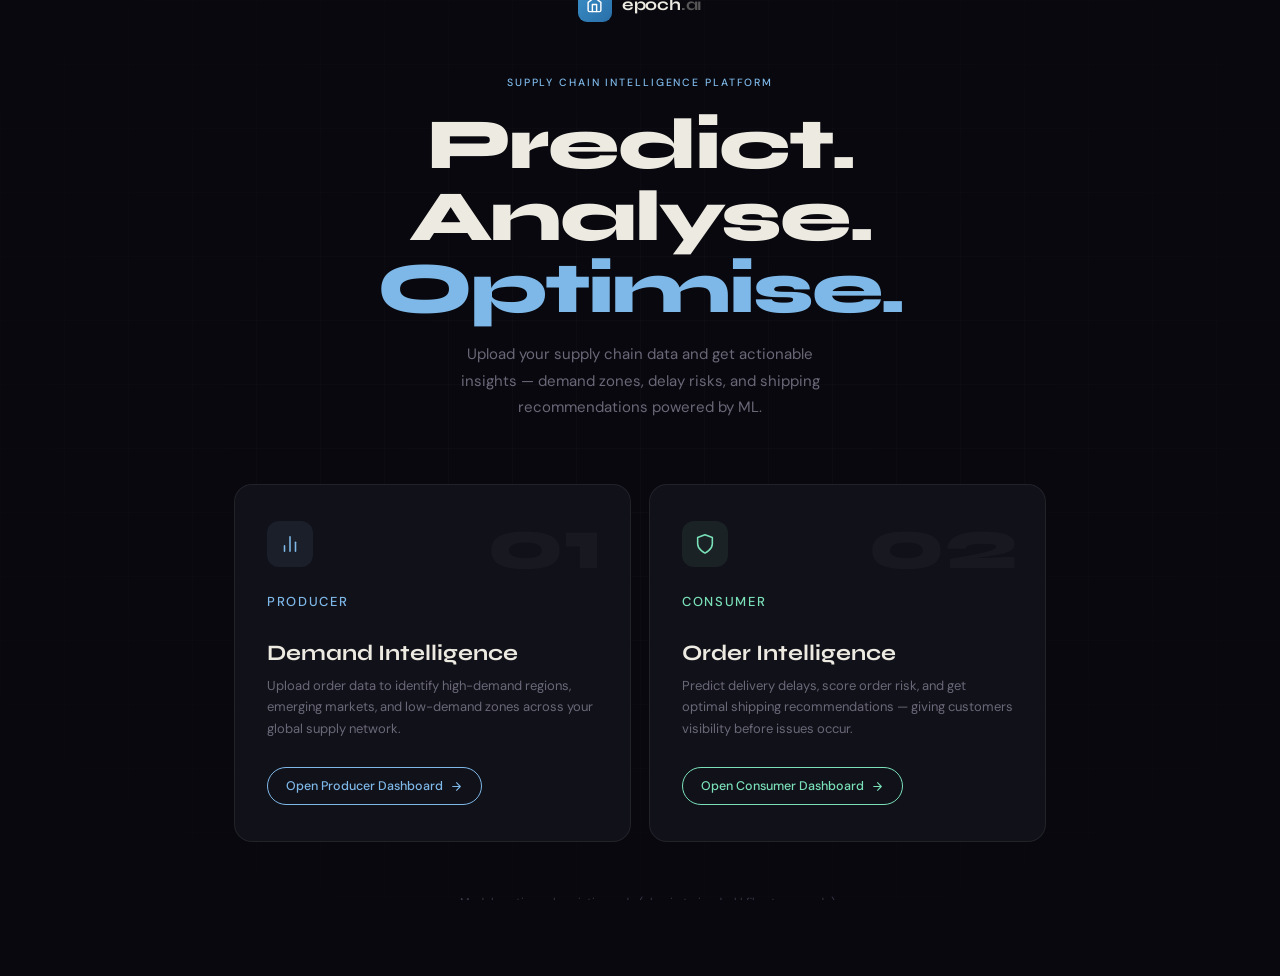
<file: frontend/index.html>
<!DOCTYPE html>
<html lang="en">
<head>
<meta charset="UTF-8"/>
<meta name="viewport" content="width=device-width,initial-scale=1.0"/>
<title>epoch — Supply Chain Intelligence</title>
<link rel="stylesheet" href="styles.css"/>
<style>
  /* Landing-specific overrides */
  body{display:flex;align-items:center;justify-content:center;min-height:100vh}

  .grid-bg{
    position:fixed;inset:0;pointer-events:none;
    background-image:
      linear-gradient(rgba(255,255,255,0.02) 1px,transparent 1px),
      linear-gradient(90deg,rgba(255,255,255,0.02) 1px,transparent 1px);
    background-size:64px 64px;
    mask-image:radial-gradient(ellipse 80% 80% at 50% 45%,black 15%,transparent 100%);
  }

  .wrap{
    position:relative;z-index:1;
    display:flex;flex-direction:column;align-items:center;
    padding:64px 24px;width:100%;max-width:860px;
  }

  .logo{
    display:flex;align-items:center;gap:10px;margin-bottom:52px;
  }
  .logo-mark{
    width:34px;height:34px;border-radius:9px;
    background:linear-gradient(135deg,#3A8FC8,#2A6FA8);
    display:flex;align-items:center;justify-content:center;
  }
  .logo-mark svg{width:17px;height:17px;stroke:#fff;stroke-width:2}
  .logo-name{font-family:'Syne',sans-serif;font-size:17px;font-weight:700;letter-spacing:-.01em}
  .logo-name span{opacity:.35}

  .hero-eyebrow{
    font-size:10.5px;font-weight:500;letter-spacing:.18em;text-transform:uppercase;
    color:var(--P);margin-bottom:18px;text-align:center;
  }
  .hero-title{
    font-family:'Syne',sans-serif;font-size:clamp(40px,7vw,72px);
    font-weight:800;line-height:1.0;text-align:center;
    letter-spacing:-.03em;margin-bottom:16px;
  }
  .hero-title em{font-style:normal;color:var(--P)}
  .hero-sub{
    font-size:15px;color:var(--muted);text-align:center;
    max-width:400px;line-height:1.75;margin-bottom:64px;
  }

  /* Portal cards */
  .portals{display:grid;grid-template-columns:1fr 1fr;gap:18px;width:100%}
  @media(max-width:580px){.portals{grid-template-columns:1fr}}

  .portal{
    position:relative;cursor:pointer;
    border:1px solid var(--border);border-radius:var(--radius-lg);
    background:var(--surface);padding:36px 32px;overflow:hidden;
    transition:transform .3s cubic-bezier(.22,1,.36,1),border-color .25s;
    text-align:left;
  }
  .portal::after{
    content:'';position:absolute;inset:0;border-radius:var(--radius-lg);
    opacity:0;transition:opacity .25s;
  }
  .portal.P::after{background:var(--P-glow)}
  .portal.C::after{background:var(--C-glow)}
  .portal:hover{transform:translateY(-4px)}
  .portal.P:hover{border-color:var(--P-border)}
  .portal.C:hover{border-color:var(--C-border)}
  .portal:hover::after{opacity:1}

  .portal-num{
    position:absolute;top:24px;right:28px;
    font-family:'Syne',sans-serif;font-size:72px;font-weight:800;
    line-height:1;opacity:.03;pointer-events:none;user-select:none;
  }
  .portal-icon{
    width:46px;height:46px;border-radius:12px;
    display:flex;align-items:center;justify-content:center;margin-bottom:24px;
  }
  .P .portal-icon{background:var(--P-glow)}
  .C .portal-icon{background:var(--C-glow)}
  .portal-icon svg{width:22px;height:22px}
  .P .portal-icon svg{stroke:var(--P)}
  .C .portal-icon svg{stroke:var(--C)}

  .portal-tag{
    font-size:10px;font-weight:500;letter-spacing:.13em;
    text-transform:uppercase;margin-bottom:8px;
  }
  .P .portal-tag{color:var(--P)}
  .C .portal-tag{color:var(--C)}

  .portal h3{
    font-family:'Syne',sans-serif;font-size:22px;font-weight:700;
    margin-bottom:10px;color:var(--text);
  }
  .portal p{font-size:13px;color:var(--muted);line-height:1.65;margin-bottom:28px}

  .portal-cta{
    display:inline-flex;align-items:center;gap:7px;
    font-size:12.5px;font-weight:500;padding:8px 18px;
    border-radius:100px;border:1px solid;
    transition:background .15s,color .15s;
  }
  .P .portal-cta{border-color:var(--P);color:var(--P)}
  .P .portal-cta:hover{background:var(--P);color:#08080E}
  .C .portal-cta{border-color:var(--C);color:var(--C)}
  .C .portal-cta:hover{background:var(--C);color:#08080E}
  .portal-cta svg{width:13px;height:13px;stroke:currentColor}

  /* Status pill */
  .status-row{
    display:flex;align-items:center;gap:8px;margin-top:52px;
    font-size:11.5px;color:var(--faint);
  }
  .status-dot{width:6px;height:6px;border-radius:50%;background:#7AE0B8;animation:pulse 2s infinite}
  @keyframes pulse{0%,100%{opacity:1}50%{opacity:.4}}
</style>
</head>
<body>
<div class="grid-bg"></div>
<div class="wrap">

  <div class="logo">
    <div class="logo-mark">
      <svg viewBox="0 0 24 24" fill="none" stroke-width="2" stroke-linecap="round" stroke-linejoin="round">
        <path d="M3 9l9-7 9 7v11a2 2 0 0 1-2 2H5a2 2 0 0 1-2-2z"/>
        <polyline points="9 22 9 12 15 12 15 22"/>
      </svg>
    </div>
    <div class="logo-name">epoch<span>.ai</span></div>
  </div>

  <p class="hero-eyebrow">Supply Chain Intelligence Platform</p>
  <h1 class="hero-title">Predict.<br/>Analyse.<br/><em>Optimise.</em></h1>
  <p class="hero-sub">Upload your supply chain data and get actionable insights — demand zones, delay risks, and shipping recommendations powered by ML.</p>

  <div class="portals">
    <!-- Producer Portal -->
    <div class="portal P" onclick="window.location='/producer'">
      <span class="portal-num">01</span>
      <div class="portal-icon">
        <svg viewBox="0 0 24 24" fill="none" stroke-width="1.7" stroke-linecap="round" stroke-linejoin="round">
          <line x1="18" y1="20" x2="18" y2="10"/><line x1="12" y1="20" x2="12" y2="4"/>
          <line x1="6" y1="20" x2="6" y2="14"/>
        </svg>
      </div>
      <p class="portal-tag">Producer</p>
      <h3>Demand Intelligence</h3>
      <p>Upload order data to identify high-demand regions, emerging markets, and low-demand zones across your global supply network.</p>
      <div class="portal-cta">
        Open Producer Dashboard
        <svg viewBox="0 0 24 24" fill="none" stroke-width="2" stroke-linecap="round" stroke-linejoin="round"><path d="M5 12h14M12 5l7 7-7 7"/></svg>
      </div>
    </div>

    <!-- Consumer Portal -->
    <div class="portal C" onclick="window.location='/consumer'">
      <span class="portal-num">02</span>
      <div class="portal-icon">
        <svg viewBox="0 0 24 24" fill="none" stroke-width="1.7" stroke-linecap="round" stroke-linejoin="round">
          <path d="M12 22s8-4 8-10V5l-8-3-8 3v7c0 6 8 10 8 10z"/>
        </svg>
      </div>
      <p class="portal-tag">Consumer</p>
      <h3>Order Intelligence</h3>
      <p>Predict delivery delays, score order risk, and get optimal shipping recommendations — giving customers visibility before issues occur.</p>
      <div class="portal-cta">
        Open Consumer Dashboard
        <svg viewBox="0 0 24 24" fill="none" stroke-width="2" stroke-linecap="round" stroke-linejoin="round"><path d="M5 12h14M12 5l7 7-7 7"/></svg>
      </div>
    </div>
  </div>

  <div class="status-row">
    <span class="status-dot"></span>
    Models active — heuristic mode (plug in trained .pkl files to upgrade)
  </div>
</div>
</body>
</html>
</file>
<file: frontend/styles.css>
/* epoch/frontend/styles.css */

@import url('https://fonts.googleapis.com/css2?family=Syne:wght@400;700;800&family=DM+Sans:ital,wght@0,300;0,400;0,500;1,400&family=JetBrains+Mono:wght@400;500&display=swap');

*,*::before,*::after{box-sizing:border-box;margin:0;padding:0}

:root{
  --bg:         #08080E;
  --surface:    #111119;
  --surface2:   #191923;
  --surface3:   #21212E;
  --border:     rgba(255,255,255,0.07);
  --border-md:  rgba(255,255,255,0.12);
  --text:       #EDEAE2;
  --muted:      #6A6878;
  --faint:      #3A3848;

  /* Producer accent — electric blue */
  --P:          #7EB8E8;
  --P-glow:     rgba(126,184,232,0.08);
  --P-border:   rgba(126,184,232,0.25);

  /* Consumer accent — mint green */
  --C:          #7AE0B8;
  --C-glow:     rgba(122,224,184,0.08);
  --C-border:   rgba(122,224,184,0.25);

  /* Zone colours */
  --high:       #7AE0B8;
  --high-bg:    rgba(122,224,184,0.10);
  --emerging:   #E8C97A;
  --emerging-bg:rgba(232,201,122,0.10);
  --low:        #E87A7A;
  --low-bg:     rgba(232,122,122,0.10);

  /* Risk tiers */
  --critical:   #FF6B6B;
  --risk-high:  #E8A07A;
  --risk-med:   #E8D07A;
  --risk-low:   #7AE0B8;

  --font:       'DM Sans', sans-serif;
  --font-head:  'Syne', sans-serif;
  --font-mono:  'JetBrains Mono', monospace;

  --radius:     12px;
  --radius-lg:  18px;
  --radius-sm:  8px;
}

html,body{height:100%;font-family:var(--font);background:var(--bg);color:var(--text);overflow-x:hidden;font-size:15px;line-height:1.6}

/* ── Typography ── */
h1,h2,h3,h4{font-family:var(--font-head);font-weight:700;line-height:1.1}
h1{font-size:clamp(32px,5vw,52px);letter-spacing:-.03em}
h2{font-size:24px;letter-spacing:-.02em}
h3{font-size:18px}
h4{font-size:14px;font-weight:500;font-family:var(--font)}
p{color:var(--muted);line-height:1.7}
code,pre{font-family:var(--font-mono)}

/* ── Layout ── */
.layout{display:flex;min-height:100vh}

.sidebar{
  width:240px;flex-shrink:0;
  background:var(--surface);border-right:1px solid var(--border);
  display:flex;flex-direction:column;
  padding:24px 0 28px;
  position:sticky;top:0;height:100vh;overflow-y:auto;
}

.main{flex:1;padding:48px 48px 64px;overflow-y:auto;max-width:1200px}

/* ── Sidebar internals ── */
.sb-logo{
  display:flex;align-items:center;gap:10px;
  padding:0 20px 24px;border-bottom:1px solid var(--border);margin-bottom:20px;
}
.sb-logo .mark{
  width:30px;height:30px;border-radius:8px;
  display:flex;align-items:center;justify-content:center;flex-shrink:0;
}
.sb-logo .mark svg{width:16px;height:16px;stroke:#fff}
.sb-logo .name{font-family:var(--font-head);font-size:15px;font-weight:700}
.sb-logo .name span{opacity:.45}

.sb-section{padding:0 12px;margin-bottom:4px}
.sb-label{font-size:10px;letter-spacing:.12em;text-transform:uppercase;color:var(--muted);padding:0 8px;margin-bottom:4px;margin-top:16px}
.nav-item{
  display:flex;align-items:center;gap:10px;
  padding:8px;border-radius:var(--radius-sm);cursor:pointer;
  font-size:13.5px;color:var(--muted);transition:all .15s;
}
.nav-item svg{width:15px;height:15px;flex-shrink:0;stroke:currentColor}
.nav-item:hover{background:var(--surface2);color:var(--text)}
.nav-item.active{background:var(--surface2);color:var(--text)}

.sb-footer{
  margin-top:auto;padding:16px 20px 0;
  border-top:1px solid var(--border);
  font-size:11px;color:var(--faint);
}

/* ── Back button ── */
.back-btn{
  position:fixed;top:20px;left:20px;z-index:200;
  display:flex;align-items:center;gap:6px;
  font-size:12px;font-weight:500;color:var(--muted);
  background:var(--surface);border:1px solid var(--border);
  border-radius:100px;padding:6px 14px;cursor:pointer;
  text-decoration:none;transition:color .15s,border-color .15s;
}
.back-btn:hover{color:var(--text);border-color:var(--border-md)}
.back-btn svg{width:13px;height:13px;stroke:currentColor}

/* ── Page header ── */
.page-header{margin-bottom:36px}
.eyebrow{
  font-size:10px;font-weight:500;letter-spacing:.16em;
  text-transform:uppercase;margin-bottom:10px;
}
.page-header p{font-size:14px;margin-top:6px}

/* ── Stat cards ── */
.stats-row{display:grid;grid-template-columns:repeat(auto-fit,minmax(150px,1fr));gap:14px;margin-bottom:32px}
.stat-card{
  background:var(--surface);border:1px solid var(--border);
  border-radius:var(--radius);padding:18px 20px;
}
.stat-card .label{font-size:11px;color:var(--muted);margin-bottom:8px;text-transform:uppercase;letter-spacing:.08em}
.stat-card .value{font-family:var(--font-head);font-size:28px;font-weight:700}

/* ── Section heading ── */
.section-head{
  font-family:var(--font-head);font-size:13px;font-weight:700;
  letter-spacing:.08em;text-transform:uppercase;color:var(--muted);
  margin-bottom:14px;display:flex;align-items:center;gap:10px;
}
.section-head::after{content:'';flex:1;height:1px;background:var(--border)}

/* ── Upload zone ── */
.upload-zone{
  border:1.5px dashed var(--border-md);border-radius:var(--radius-lg);
  padding:48px 32px;text-align:center;cursor:pointer;
  transition:border-color .2s,background .2s;margin-bottom:28px;
  background:var(--surface);
}
.upload-zone:hover,.upload-zone.drag{border-color:var(--P);background:var(--P-glow)}
.upload-zone.consumer:hover,.upload-zone.consumer.drag{border-color:var(--C);background:var(--C-glow)}
.upload-zone .upload-icon{width:44px;height:44px;margin:0 auto 14px;opacity:.4}
.upload-zone h4{font-size:14px;font-weight:500;color:var(--text);margin-bottom:6px}
.upload-zone p{font-size:12px}
.upload-zone input{display:none}

/* ── Buttons ── */
.btn{
  display:inline-flex;align-items:center;gap:8px;
  padding:9px 20px;border-radius:100px;font-size:13px;font-weight:500;
  border:1px solid;cursor:pointer;font-family:var(--font);transition:all .15s;
  text-decoration:none;
}
.btn-producer{border-color:var(--P);color:var(--P);background:transparent}
.btn-producer:hover{background:var(--P);color:#08080E}
.btn-consumer{border-color:var(--C);color:var(--C);background:transparent}
.btn-consumer:hover{background:var(--C);color:#08080E}
.btn svg{width:14px;height:14px;stroke:currentColor}

/* ── Filter bar ── */
.filter-bar{display:flex;align-items:center;gap:10px;margin-bottom:16px;flex-wrap:wrap}
.filter-btn{
  padding:5px 14px;border-radius:100px;font-size:12px;font-weight:500;
  border:1px solid var(--border);background:transparent;color:var(--muted);
  cursor:pointer;transition:all .15s;font-family:var(--font);
}
.filter-btn:hover{border-color:var(--border-md);color:var(--text)}
.filter-btn.active{border-color:var(--P);color:var(--P);background:var(--P-glow)}
.filter-btn.active.consumer{border-color:var(--C);color:var(--C);background:var(--C-glow)}

/* ── Table ── */
.table-wrap{overflow-x:auto;border-radius:var(--radius-lg);border:1px solid var(--border)}
table{width:100%;border-collapse:collapse;font-size:13px}
thead{background:var(--surface2)}
thead th{
  padding:12px 16px;text-align:left;font-size:10.5px;font-weight:500;
  letter-spacing:.09em;text-transform:uppercase;color:var(--muted);
  white-space:nowrap;
}
tbody tr{border-top:1px solid var(--border);transition:background .1s}
tbody tr:hover{background:var(--surface2)}
tbody td{padding:11px 16px;color:var(--text);white-space:nowrap}
.td-muted{color:var(--muted)}
.td-mono{font-family:var(--font-mono);font-size:12px}

/* ── Zone / Risk badges ── */
.badge{
  display:inline-flex;align-items:center;gap:5px;
  font-size:11px;font-weight:500;padding:3px 10px;border-radius:100px;
  white-space:nowrap;
}
.badge-high    {background:var(--high-bg);color:var(--high)}
.badge-emerging{background:var(--emerging-bg);color:var(--emerging)}
.badge-low     {background:var(--low-bg);color:var(--low)}
.badge-critical{background:rgba(255,107,107,.12);color:var(--critical)}
.badge-risk-high{background:rgba(232,160,122,.12);color:var(--risk-high)}
.badge-risk-med {background:rgba(232,208,122,.12);color:var(--risk-med)}
.badge-risk-low {background:var(--high-bg);color:var(--high)}
.badge::before{content:'';width:5px;height:5px;border-radius:50%;background:currentColor;flex-shrink:0}

/* ── Score bar ── */
.score-bar{display:flex;align-items:center;gap:8px}
.bar-track{flex:1;height:4px;background:var(--surface3);border-radius:2px;min-width:60px}
.bar-fill{height:100%;border-radius:2px;transition:width .4s}
.score-num{font-family:var(--font-mono);font-size:12px;color:var(--muted);min-width:36px;text-align:right}

/* ── Progress / loading ── */
.loader{
  display:flex;flex-direction:column;align-items:center;
  justify-content:center;padding:64px 0;gap:14px;
}
.spinner{
  width:32px;height:32px;border:2px solid var(--border);
  border-top-color:var(--P);border-radius:50%;
  animation:spin .8s linear infinite;
}
.spinner.consumer{border-top-color:var(--C)}
@keyframes spin{to{transform:rotate(360deg)}}
.loader p{font-size:13px}

/* ── Empty state ── */
.empty{
  text-align:center;padding:64px 32px;
  border:1.5px dashed var(--border);border-radius:var(--radius-lg);
}
.empty svg{width:40px;height:40px;stroke:var(--faint);margin:0 auto 16px}
.empty h4{font-size:15px;color:var(--muted);margin-bottom:6px;font-family:var(--font)}

/* ── Toast ── */
#toast{
  position:fixed;bottom:24px;right:24px;z-index:999;
  background:var(--surface2);border:1px solid var(--border-md);
  border-radius:var(--radius);padding:12px 18px;font-size:13px;
  display:none;max-width:320px;
}
#toast.error{border-color:rgba(232,122,122,.4);color:var(--low)}
#toast.show{display:block;animation:fadeUp .25s ease}
@keyframes fadeUp{from{opacity:0;transform:translateY(8px)}to{opacity:1;transform:translateY(0)}}

/* ── Responsive ── */
@media(max-width:768px){
  .sidebar{display:none}
  .main{padding:80px 20px 48px}
  .stats-row{grid-template-columns:1fr 1fr}
}
</file>
